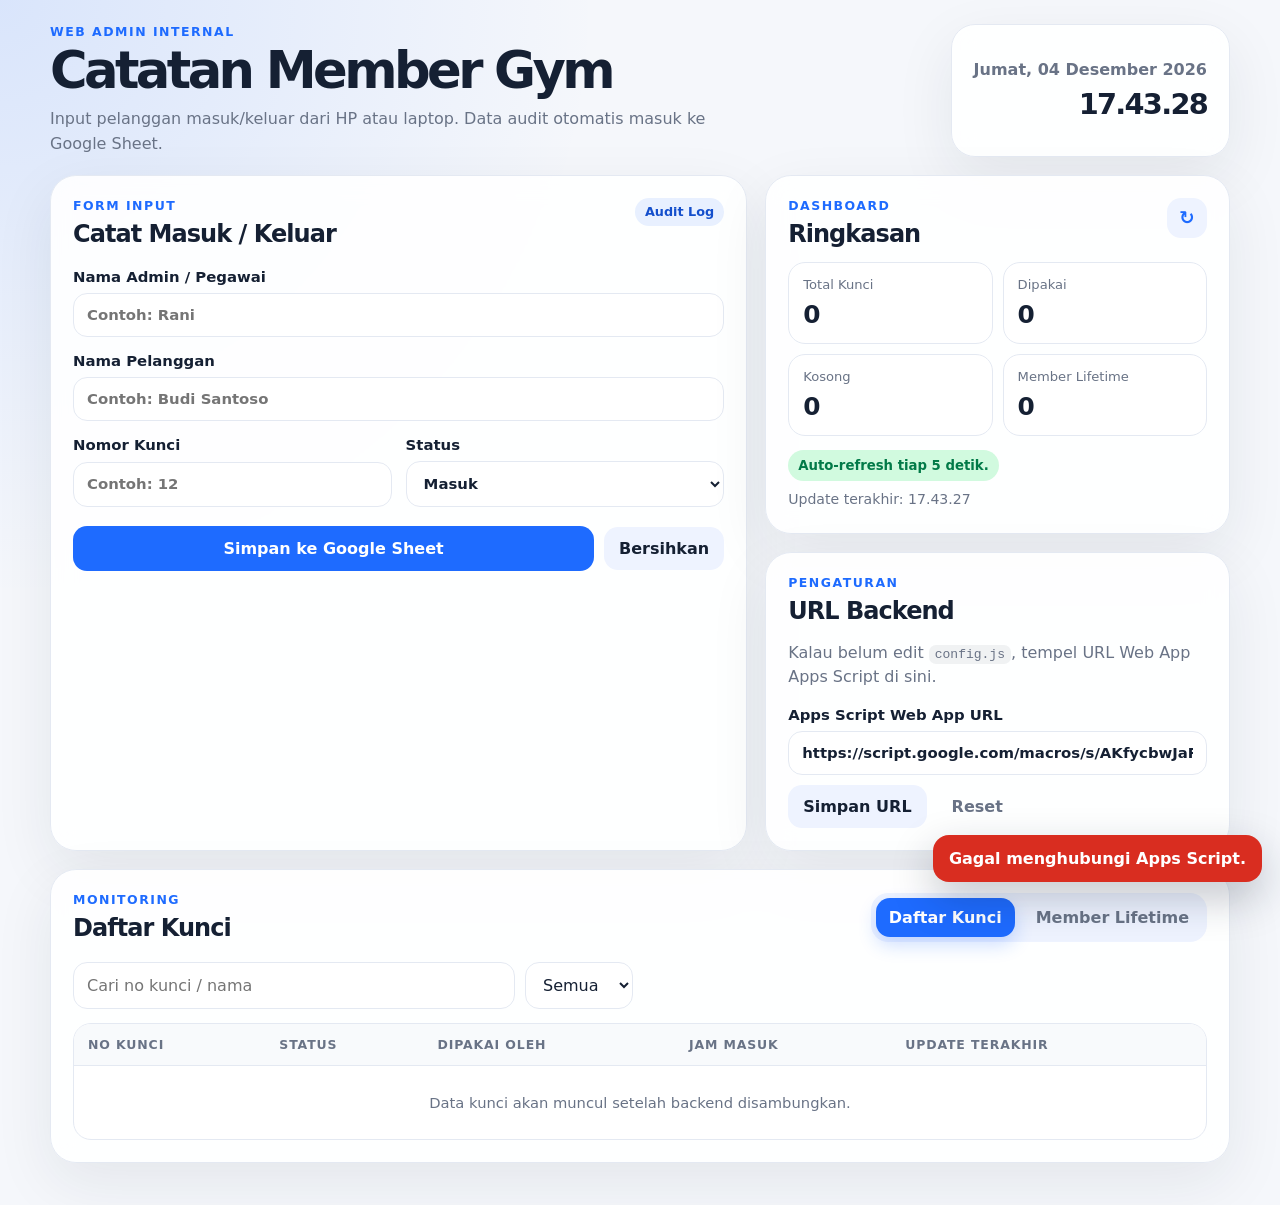
<file: index.html>
<!doctype html>
<!-- trigger deploy -->
<html lang="id">
<head>
  <meta charset="utf-8" />
  <meta http-equiv="refresh" content="0; url=frontend/" />
  <meta name="viewport" content="width=device-width, initial-scale=1" />
  <title>Sistem Admin Gym</title>
</head>
<body>
  <p>Membuka sistem admin gym...</p>
  <script>window.location.replace("frontend/");</script>
</body>
</html>
</file>
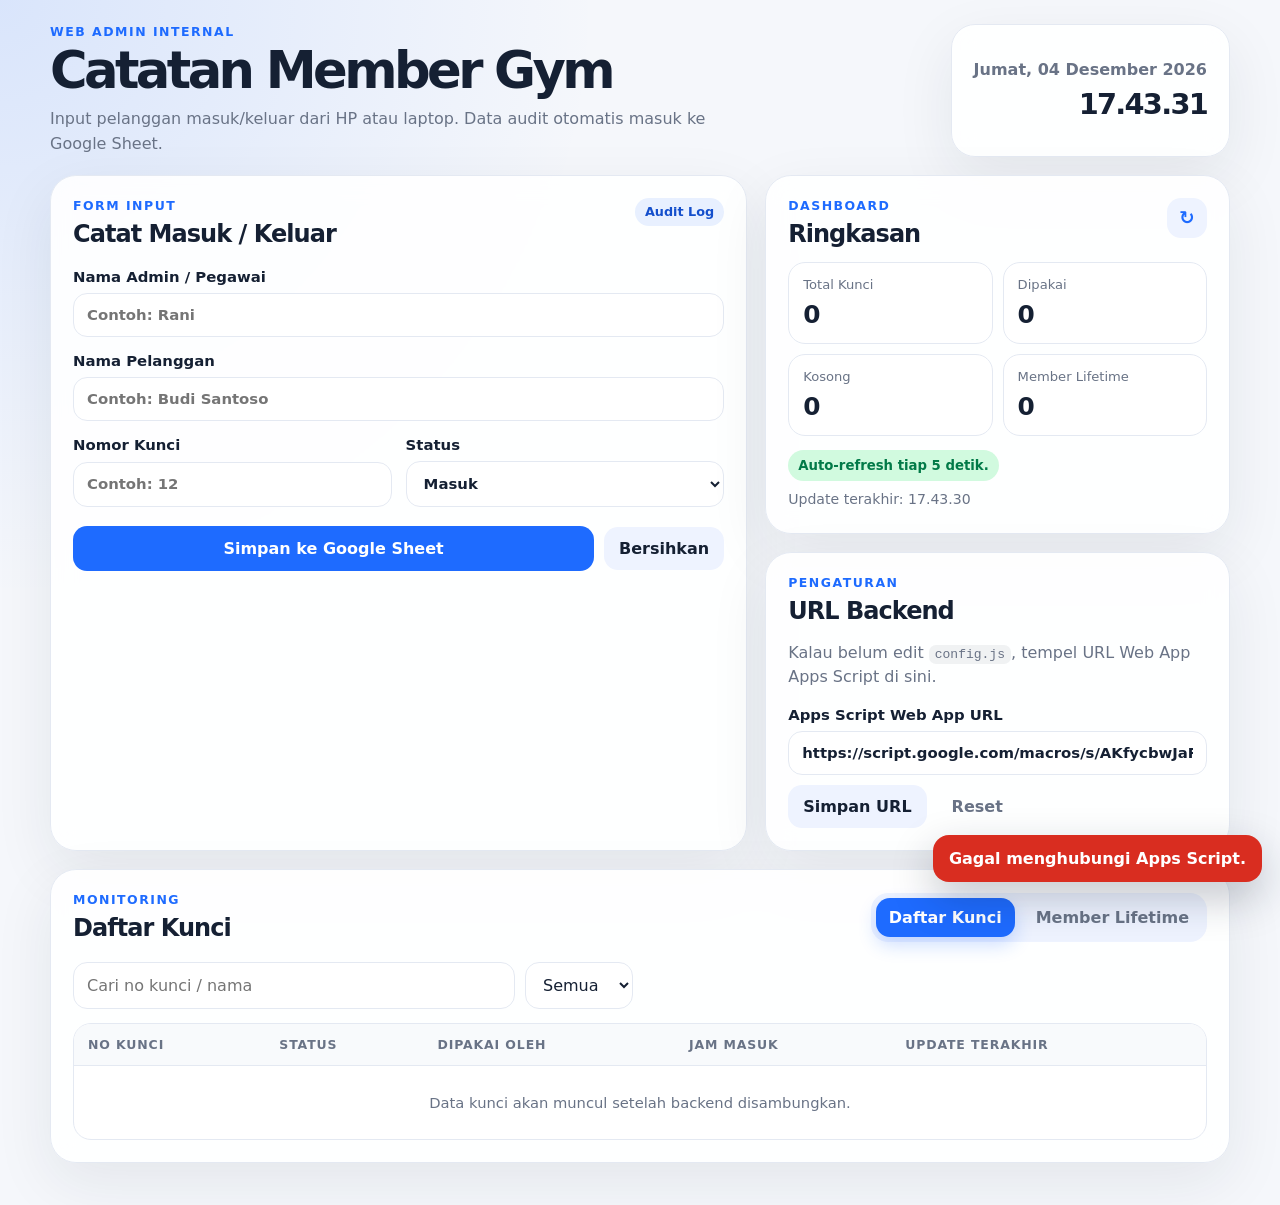
<file: frontend/index.html>
<!doctype html>
<html lang="id">
<head>
  <meta charset="utf-8" />
  <meta name="viewport" content="width=device-width, initial-scale=1" />
  <title>Sistem Admin Gym</title>
  <link rel="stylesheet" href="style.css" />
</head>
<body>
  <div class="app-shell">
    <header class="hero">
      <div>
        <p class="eyebrow">Web Admin Internal</p>
        <h1 id="appTitle">Sistem Admin Gym</h1>
        <p class="subtitle">Input pelanggan masuk/keluar dari HP atau laptop. Data audit otomatis masuk ke Google Sheet.</p>
      </div>
      <div class="clock-card">
        <span id="todayText">Hari ini</span>
        <strong id="clockText">--:--:--</strong>
      </div>
    </header>

    <section id="setupWarning" class="setup-warning hidden">
      <div>
        <strong>Backend belum disambungkan.</strong>
        <p>Masukkan URL Web App Google Apps Script di <code>frontend/config.js</code>, atau tempel sementara di pengaturan bawah.</p>
      </div>
      <button type="button" class="secondary-btn" id="openSettingsBtn">Atur URL</button>
    </section>

    <main class="grid-layout">
      <section class="card input-card">
        <div class="card-header">
          <div>
            <p class="eyebrow">Form Input</p>
            <h2>Catat Masuk / Keluar</h2>
          </div>
          <span class="pill">Audit Log</span>
        </div>

        <form id="gymForm" autocomplete="off">
          <input type="hidden" name="action" value="saveLog" />

          <label>
            Nama Admin / Pegawai
            <input type="text" name="admin" id="adminInput" placeholder="Contoh: Rani" required />
          </label>

          <label>
            Nama Pelanggan
            <input type="text" name="customerName" id="customerNameInput" placeholder="Contoh: Budi Santoso" required />
          </label>

          <div class="two-col">
            <label>
              Nomor Kunci
              <input type="number" name="keyNumber" id="keyNumberInput" placeholder="Contoh: 12" min="1" required />
            </label>
            <label>
              Status
              <select name="status" id="statusInput" required>
                <option value="Masuk">Masuk</option>
                <option value="Keluar">Keluar</option>
              </select>
            </label>
          </div>

          <div class="form-actions">
            <button type="submit" class="primary-btn" id="submitBtn">Simpan ke Google Sheet</button>
            <button type="button" class="secondary-btn" id="resetBtn">Bersihkan</button>
          </div>
        </form>

        <iframe id="submitFrame" name="hidden-submit-frame" title="Hidden submit frame" class="hidden-frame"></iframe>
      </section>

      <aside class="side-stack">
        <section class="card stats-card">
          <div class="card-header compact">
            <div>
              <p class="eyebrow">Dashboard</p>
              <h2>Ringkasan</h2>
            </div>
            <button type="button" class="icon-btn" id="refreshBtn" title="Refresh data">↻</button>
          </div>
          <div class="stats-grid">
            <div>
              <span>Total Kunci</span>
              <strong id="totalKeysText">0</strong>
            </div>
            <div>
              <span>Dipakai</span>
              <strong id="usedKeysText">0</strong>
            </div>
            <div>
              <span>Kosong</span>
              <strong id="emptyKeysText">0</strong>
            </div>
            <div>
              <span>Member Lifetime</span>
              <strong id="memberCountText">0</strong>
            </div>
          </div>
          <p class="realtime-note" id="autoRefreshText">Auto-refresh aktif.</p>
          <p class="muted mini" id="lastUpdatedText">Belum ada data terbaru.</p>
        </section>

        <section class="card settings-card" id="settingsCard">
          <div class="card-header compact">
            <div>
              <p class="eyebrow">Pengaturan</p>
              <h2>URL Backend</h2>
            </div>
          </div>
          <p class="muted">Kalau belum edit <code>config.js</code>, tempel URL Web App Apps Script di sini.</p>
          <label>
            Apps Script Web App URL
            <input type="url" id="scriptUrlInput" placeholder="https://script.google.com/macros/s/.../exec" />
          </label>
          <div class="form-actions small-actions">
            <button type="button" class="secondary-btn" id="saveScriptUrlBtn">Simpan URL</button>
            <button type="button" class="ghost-btn" id="clearScriptUrlBtn">Reset</button>
          </div>
        </section>
      </aside>
    </main>

    <section class="card data-card">
      <div class="card-header table-header">
        <div>
          <p class="eyebrow">Monitoring</p>
          <h2 id="tableTitle">Daftar Kunci</h2>
        </div>
        <div class="view-actions">
          <div class="tab-group" role="tablist" aria-label="Pilih data">
            <button type="button" class="tab-btn active" id="keysViewBtn">Daftar Kunci</button>
            <button type="button" class="tab-btn" id="membersViewBtn">Member Lifetime</button>
          </div>
        </div>
      </div>

      <div id="keysPanel">
        <div class="toolbar">
          <input type="search" id="keySearchInput" placeholder="Cari no kunci / nama" />
          <select id="statusFilterInput">
            <option value="Semua">Semua</option>
            <option value="Dipakai">Dipakai</option>
            <option value="Kosong">Kosong</option>
          </select>
        </div>

        <div class="table-wrap">
          <table>
            <thead>
              <tr>
                <th>No Kunci</th>
                <th>Status</th>
                <th>Dipakai Oleh</th>
                <th>Jam Masuk</th>
                <th>Update Terakhir</th>
              </tr>
            </thead>
            <tbody id="keysTableBody">
              <tr>
                <td colspan="5" class="empty-state">Data kunci akan muncul setelah backend disambungkan.</td>
              </tr>
            </tbody>
          </table>
        </div>
      </div>

      <div id="membersPanel" class="hidden">
        <div class="toolbar">
          <input type="search" id="memberSearchInput" placeholder="Cari ID / nama / status" />
          <button type="button" class="secondary-btn" id="refreshMembersBtn">Refresh Member</button>
        </div>

        <div class="table-wrap">
          <table>
            <thead>
              <tr>
                <th>ID Member</th>
                <th>Nama Member</th>
                <th>Tanggal Daftar</th>
                <th>Status</th>
                <th>Diinput Oleh</th>
                <th>Update Terakhir</th>
              </tr>
            </thead>
            <tbody id="membersTableBody">
              <tr>
                <td colspan="6" class="empty-state">Data member lifetime akan muncul dari sheet <code>MEMBER_LIFETIME</code>.</td>
              </tr>
            </tbody>
          </table>
        </div>
      </div>
    </section>
  </div>

  <div id="toast" class="toast hidden"></div>

  <script src="config.js"></script>
  <script src="app.js"></script>
</body>
</html>
</file>
<file: frontend/style.css>
:root {
  --bg: #f5f7fb;
  --card: #ffffff;
  --text: #152033;
  --muted: #697386;
  --border: #e4e9f2;
  --primary: #1e6bff;
  --primary-dark: #144fcc;
  --success: #07884a;
  --danger: #d92d20;
  --warning: #b54708;
  --shadow: 0 20px 60px rgba(21, 32, 51, 0.08);
}

* {
  box-sizing: border-box;
}

body {
  margin: 0;
  min-height: 100vh;
  background: radial-gradient(circle at top left, rgba(30, 107, 255, 0.13), transparent 34%), var(--bg);
  color: var(--text);
  font-family: Inter, ui-sans-serif, system-ui, -apple-system, BlinkMacSystemFont, "Segoe UI", sans-serif;
}

button,
input,
select,
textarea {
  font: inherit;
}

button {
  cursor: pointer;
}

.hidden {
  display: none !important;
}

.app-shell {
  width: min(100% - 32px, 1180px);
  margin: 0 auto;
  padding: 24px 0 42px;
}

.hero {
  display: flex;
  justify-content: space-between;
  gap: 18px;
  align-items: stretch;
  margin-bottom: 18px;
}

.hero h1 {
  margin: 0;
  font-size: clamp(2rem, 4vw, 3.3rem);
  letter-spacing: -0.07em;
  line-height: 0.96;
}

.subtitle {
  margin: 12px 0 0;
  max-width: 680px;
  color: var(--muted);
  line-height: 1.55;
}

.eyebrow {
  margin: 0 0 7px;
  color: var(--primary);
  font-size: 0.78rem;
  font-weight: 900;
  letter-spacing: 0.12em;
  text-transform: uppercase;
}

.clock-card,
.card,
.setup-warning {
  border: 1px solid var(--border);
  background: rgba(255, 255, 255, 0.9);
  box-shadow: var(--shadow);
  backdrop-filter: blur(12px);
}

.clock-card {
  min-width: 220px;
  display: grid;
  align-content: center;
  justify-items: end;
  padding: 22px;
  border-radius: 24px;
}

.clock-card span {
  color: var(--muted);
  font-weight: 700;
}

.clock-card strong {
  margin-top: 8px;
  font-size: 1.8rem;
  letter-spacing: -0.06em;
}

.setup-warning {
  display: flex;
  align-items: center;
  justify-content: space-between;
  gap: 16px;
  margin-bottom: 18px;
  padding: 16px;
  border-radius: 22px;
  border-color: #fedf89;
  background: #fffbeb;
}

.setup-warning p {
  margin: 4px 0 0;
  color: var(--warning);
}

.grid-layout {
  display: grid;
  grid-template-columns: minmax(0, 1.2fr) minmax(320px, 0.8fr);
  gap: 18px;
}

.side-stack {
  display: grid;
  gap: 18px;
}

.card {
  border-radius: 26px;
  padding: 22px;
}

.card-header {
  display: flex;
  align-items: flex-start;
  justify-content: space-between;
  gap: 16px;
  margin-bottom: 20px;
}

.card-header.compact {
  margin-bottom: 14px;
}

.card-header h2 {
  margin: 0;
  letter-spacing: -0.04em;
}

.pill {
  display: inline-flex;
  align-items: center;
  min-height: 28px;
  padding: 5px 10px;
  border-radius: 999px;
  color: #144fcc;
  background: rgba(30, 107, 255, 0.1);
  font-size: 0.8rem;
  font-weight: 850;
  white-space: nowrap;
}

form {
  display: grid;
  gap: 15px;
}

label {
  display: grid;
  gap: 7px;
  color: var(--text);
  font-weight: 750;
  font-size: 0.93rem;
}

input,
select,
textarea {
  width: 100%;
  border: 1px solid var(--border);
  border-radius: 14px;
  background: #fff;
  color: var(--text);
  padding: 12px 13px;
  outline: none;
  transition: 0.18s ease;
}

input:focus,
select:focus,
textarea:focus {
  border-color: rgba(30, 107, 255, 0.8);
  box-shadow: 0 0 0 4px rgba(30, 107, 255, 0.12);
}

.two-col {
  display: grid;
  grid-template-columns: 1fr 1fr;
  gap: 14px;
}

.form-actions {
  display: flex;
  align-items: center;
  gap: 10px;
  flex-wrap: wrap;
  margin-top: 4px;
}

.small-actions {
  margin-top: 10px;
}

.primary-btn,
.secondary-btn,
.ghost-btn,
.icon-btn,
.tab-btn {
  border: 0;
  border-radius: 14px;
  font-weight: 850;
  transition: 0.18s ease;
}

.primary-btn {
  flex: 1;
  min-width: 210px;
  padding: 13px 18px;
  color: #fff;
  background: var(--primary);
}

.primary-btn:hover {
  background: var(--primary-dark);
  transform: translateY(-1px);
}

.primary-btn:disabled {
  opacity: 0.65;
  cursor: not-allowed;
  transform: none;
}

.secondary-btn,
.ghost-btn {
  padding: 12px 15px;
}

.secondary-btn {
  color: var(--text);
  background: #eef3ff;
}

.secondary-btn:hover {
  background: #dfe8ff;
}

.ghost-btn {
  color: var(--muted);
  background: transparent;
}

.ghost-btn:hover {
  background: #eef2f7;
}

.icon-btn {
  width: 40px;
  height: 40px;
  background: #eef3ff;
  color: var(--primary);
  font-size: 1.15rem;
}

.icon-btn:hover {
  background: #dfe8ff;
}

.stats-grid {
  display: grid;
  grid-template-columns: repeat(2, 1fr);
  gap: 10px;
}

.stats-grid div {
  border: 1px solid var(--border);
  background: #fff;
  border-radius: 17px;
  padding: 14px;
}

.stats-grid span {
  display: block;
  color: var(--muted);
  font-size: 0.82rem;
  margin-bottom: 8px;
}

.stats-grid strong {
  font-size: 1.55rem;
  letter-spacing: -0.06em;
}

.muted {
  color: var(--muted);
  line-height: 1.55;
}

.mini {
  margin: 8px 0 0;
  font-size: 0.88rem;
}

.realtime-note {
  margin: 14px 0 0;
  display: inline-flex;
  padding: 8px 10px;
  color: #027a48;
  background: #d1fadf;
  border-radius: 999px;
  font-size: 0.83rem;
  font-weight: 850;
}

code {
  padding: 2px 6px;
  border-radius: 7px;
  background: rgba(21, 32, 51, 0.06);
}

.data-card {
  margin-top: 18px;
}

.table-header {
  align-items: center;
}

.view-actions {
  display: flex;
  align-items: center;
  gap: 10px;
}

.tab-group {
  display: flex;
  gap: 8px;
  padding: 5px;
  border-radius: 17px;
  background: #eef3ff;
}

.tab-btn {
  padding: 10px 13px;
  color: var(--muted);
  background: transparent;
}

.tab-btn.active {
  color: #fff;
  background: var(--primary);
  box-shadow: 0 8px 18px rgba(30, 107, 255, 0.22);
}

.toolbar {
  display: flex;
  gap: 10px;
  width: min(100%, 560px);
  margin-bottom: 14px;
}

.toolbar input {
  min-width: 0;
}

.toolbar select {
  width: 130px;
}

.table-wrap {
  overflow-x: auto;
  border: 1px solid var(--border);
  border-radius: 18px;
  background: #fff;
}

table {
  width: 100%;
  min-width: 760px;
  border-collapse: collapse;
}

th,
td {
  padding: 13px 14px;
  border-bottom: 1px solid var(--border);
  text-align: left;
  font-size: 0.92rem;
}

th {
  color: var(--muted);
  font-size: 0.78rem;
  letter-spacing: 0.07em;
  text-transform: uppercase;
  background: #f8fafc;
}

tr:last-child td {
  border-bottom: 0;
}

.badge {
  display: inline-flex;
  align-items: center;
  padding: 5px 9px;
  border-radius: 999px;
  font-weight: 850;
  font-size: 0.79rem;
}

.badge.used {
  color: #b42318;
  background: #fee4e2;
}

.badge.empty {
  color: #027a48;
  background: #d1fadf;
}

.badge.member {
  color: #144fcc;
  background: #dbe7ff;
}

.empty-state {
  color: var(--muted);
  text-align: center;
  padding: 28px 14px;
}

.hidden-frame {
  width: 0;
  height: 0;
  border: 0;
  position: absolute;
  left: -9999px;
}

.toast {
  position: fixed;
  right: 18px;
  bottom: 18px;
  z-index: 50;
  max-width: min(420px, calc(100% - 36px));
  padding: 14px 16px;
  color: #fff;
  background: #152033;
  border-radius: 16px;
  box-shadow: 0 16px 42px rgba(21, 32, 51, 0.25);
  font-weight: 800;
}

.toast.success {
  background: var(--success);
}

.toast.error {
  background: var(--danger);
}

.toast.warning {
  background: var(--warning);
}

@media (max-width: 900px) {
  .hero,
  .card-header {
    flex-direction: column;
  }

  .clock-card {
    width: 100%;
    text-align: left;
    justify-items: start;
  }

  .grid-layout {
    grid-template-columns: 1fr;
  }

  .toolbar {
    width: 100%;
  }
}

@media (max-width: 620px) {
  .app-shell {
    width: min(100% - 18px, 1180px);
    padding-top: 16px;
  }

  .card {
    padding: 17px;
  }

  .two-col,
  .stats-grid {
    grid-template-columns: 1fr;
  }

  .table-header {
    align-items: stretch;
  }

  .tab-group,
  .toolbar {
    flex-direction: column;
  }

  .toolbar select,
  .primary-btn,
  .secondary-btn {
    width: 100%;
    min-width: 0;
  }
}
</file>
